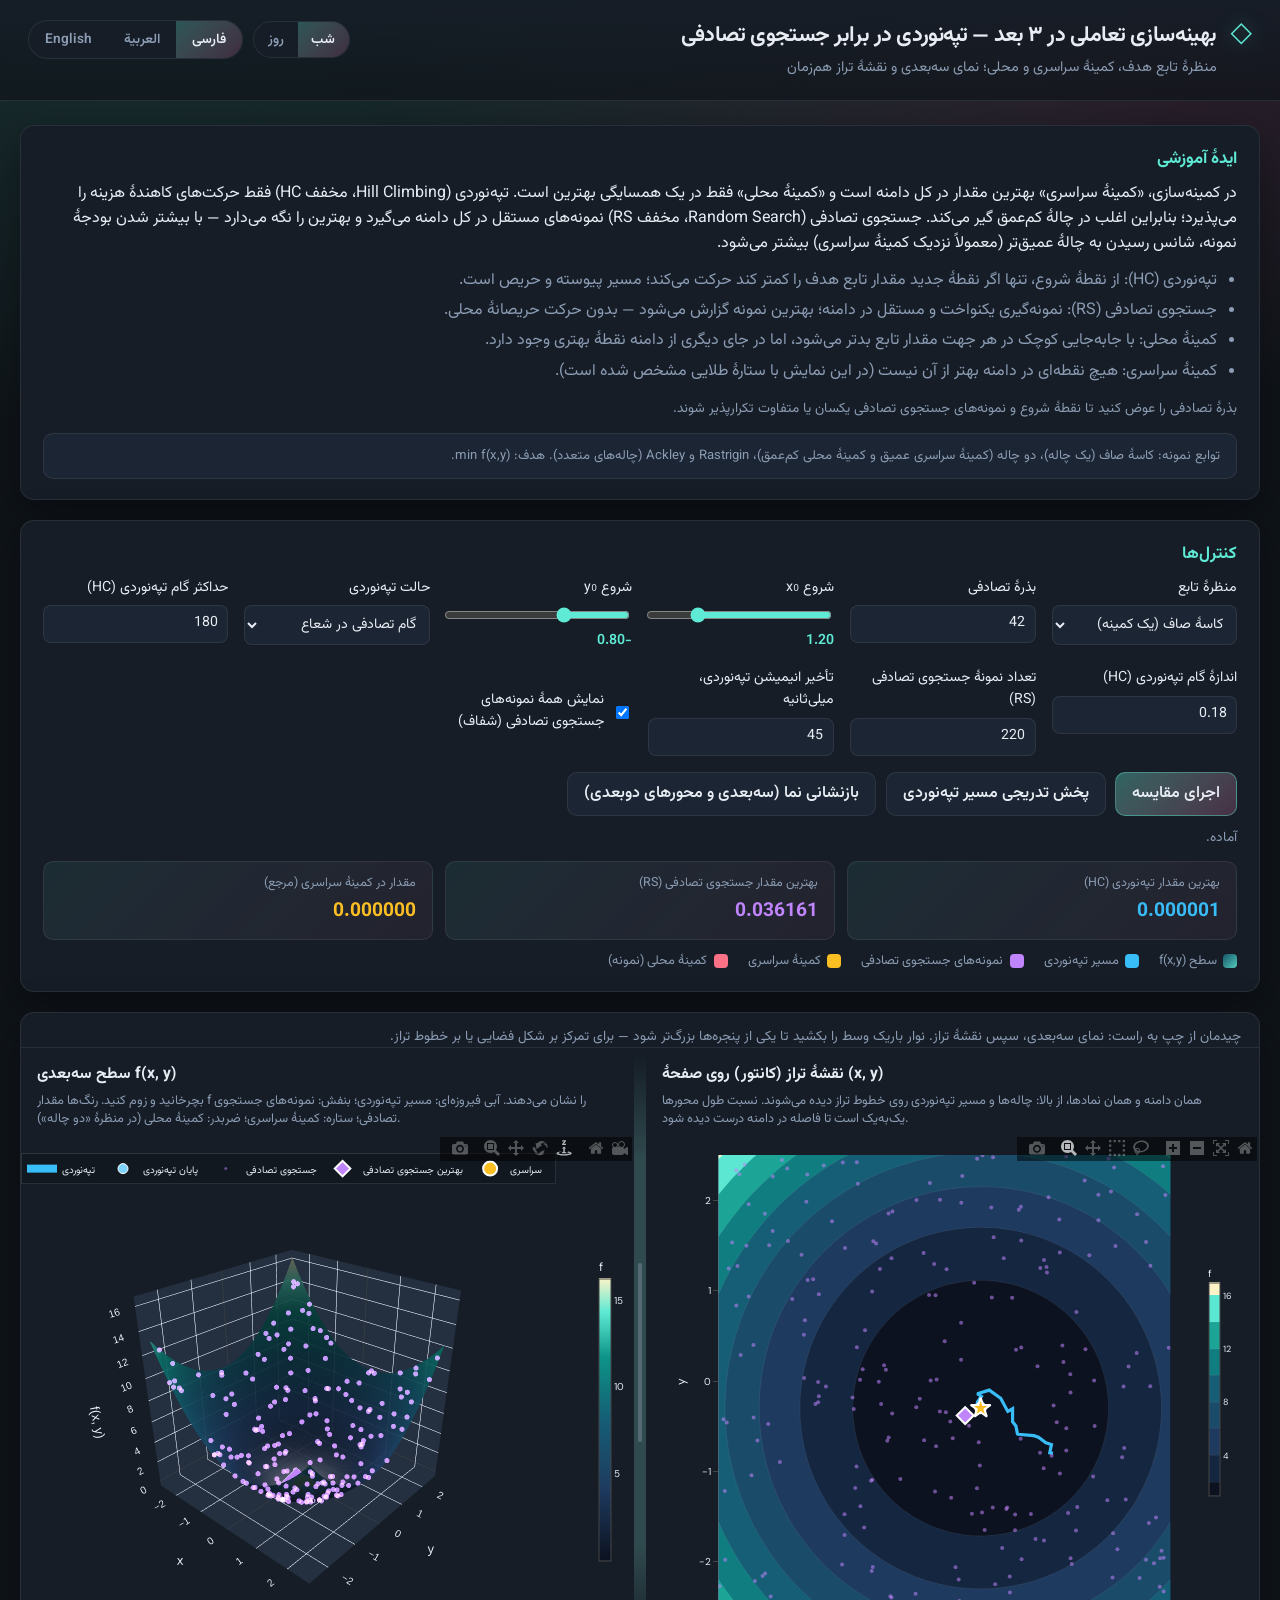
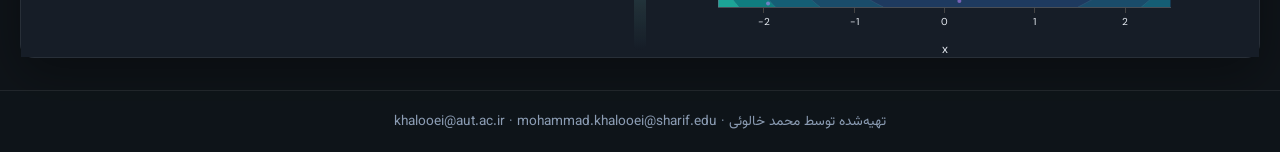
<file: docs/index.html>
<!DOCTYPE html>
<html lang="fa" dir="rtl" data-theme="dark">
<head>
  <meta charset="UTF-8" />
  <meta name="viewport" content="width=device-width, initial-scale=1" />
  <title>Visualize Optimization</title>
  <link rel="preconnect" href="https://fonts.googleapis.com" />
  <link rel="preconnect" href="https://fonts.gstatic.com" crossorigin />
  <link href="https://fonts.googleapis.com/css2?family=DM+Sans:ital,opsz,wght@0,9..40,400;0,9..40,600;0,9..40,700&family=Noto+Sans+Arabic:wght@400;600;700&family=Vazirmatn:wght@400;600;700&display=swap" rel="stylesheet" />
  <script src="https://cdn.plot.ly/plotly-2.35.2.min.js"></script>
  <link rel="stylesheet" href="static/style.css" />
</head>
<body>
  <div class="app-shell">
    <header class="top-bar">
      <div class="brand">
        <span class="brand-mark">◇</span>
        <div class="brand-text">
          <h1 data-i18n="title">بهینه‌سازی تعاملی در ۳ بعد — تپه‌نوردی در برابر جستجوی تصادفی</h1>
          <p class="subtitle" data-i18n="subtitle">منظرهٔ تابع هدف، کمینهٔ سراسری و محلی؛ نمای سه‌بعدی و نقشهٔ تراز هم‌زمان</p>
        </div>
      </div>
      <div class="top-actions">
        <div class="theme-switch" role="group" aria-label="Theme">
          <button type="button" id="theme-dark" class="theme-btn active" data-theme-pick="dark" aria-pressed="true" data-i18n="theme_dark">شب</button>
          <button type="button" id="theme-light" class="theme-btn" data-theme-pick="light" aria-pressed="false" data-i18n="theme_light">روز</button>
        </div>
        <div class="lang-switch" role="group" aria-label="Language">
          <button type="button" id="lang-fa" class="lang-btn active" aria-pressed="true">فارسی</button>
          <button type="button" id="lang-ar" class="lang-btn" aria-pressed="false">العربية</button>
          <button type="button" id="lang-en" class="lang-btn" aria-pressed="false">English</button>
        </div>
      </div>
    </header>

    <main class="layout">
      <section class="panel intro-panel">
        <h2 data-i18n="intro_title">ایدهٔ آموزشی</h2>
        <p class="lead" data-i18n="intro_p1"></p>
        <ul class="bullets">
          <li data-i18n="bullet_hc"></li>
          <li data-i18n="bullet_rs"></li>
          <li data-i18n="bullet_local"></li>
          <li data-i18n="bullet_global"></li>
        </ul>
        <p class="small muted" data-i18n="repro_note"></p>
        <div class="formula-note" data-i18n="formula_note"></div>
      </section>

      <section class="panel controls-panel">
        <h2 data-i18n="controls_title">کنترل‌ها</h2>
        <div class="control-grid">
          <label class="field">
            <span data-i18n="label_landscape">منظرهٔ تابع</span>
            <select id="select-landscape" class="select-input">
              <option value="smooth_bowl" data-i18n-opt="landscape_bowl"></option>
              <option value="double_well" data-i18n-opt="landscape_double"></option>
              <option value="rastrigin" data-i18n-opt="landscape_rastrigin"></option>
              <option value="ackley" data-i18n-opt="landscape_ackley"></option>
            </select>
          </label>
          <label class="field">
            <span data-i18n="label_seed">بذرهٔ تصادفی</span>
            <input type="number" id="input-seed" value="42" min="0" max="999999" step="1" />
          </label>
          <label class="field">
            <span data-i18n="label_start_x">شروع x₀</span>
            <input type="range" id="slider-x0" min="-2.5" max="2.5" step="0.05" value="1.2" />
            <output id="out-x0">1.20</output>
          </label>
          <label class="field">
            <span data-i18n="label_start_y">شروع y₀</span>
            <input type="range" id="slider-y0" min="-2.5" max="2.5" step="0.05" value="-0.8" />
            <output id="out-y0">-0.80</output>
          </label>
          <label class="field">
            <span data-i18n="label_hc_mode">حالت تپه‌نوردی</span>
            <select id="select-hc-mode" class="select-input">
              <option value="random" data-i18n-opt="hc_mode_random"></option>
              <option value="neighbors" data-i18n-opt="hc_mode_neighbors"></option>
            </select>
          </label>
          <label class="field">
            <span data-i18n="label_hc_steps">حداکثر گام تپه‌نوردی (HC)</span>
            <input type="number" id="input-hc-steps" value="180" min="20" max="800" step="10" />
          </label>
          <label class="field">
            <span data-i18n="label_hc_step">اندازهٔ گام تپه‌نوردی (HC)</span>
            <input type="number" id="input-hc-step" value="0.18" min="0.02" max="0.6" step="0.01" />
          </label>
          <label class="field">
            <span data-i18n="label_rs_samples">تعداد نمونهٔ جستجوی تصادفی (RS)</span>
            <input type="number" id="input-rs-n" value="220" min="30" max="1200" step="10" />
          </label>
          <label class="field">
            <span data-i18n="label_anim_delay">تأخیر انیمیشن تپه‌نوردی، میلی‌ثانیه</span>
            <input type="number" id="input-anim-delay" value="45" min="0" max="400" step="5" />
          </label>
          <label class="field checkbox-field">
            <input type="checkbox" id="chk-show-all-rs" checked />
            <span data-i18n="label_show_all_rs">نمایش همهٔ نمونه‌های جستجوی تصادفی (شفاف)</span>
          </label>
        </div>

        <div class="btn-row">
          <button type="button" id="btn-run" class="btn primary" data-i18n="btn_run">اجرای مقایسه</button>
          <button type="button" id="btn-animate-hc" class="btn" data-i18n="btn_animate_hc">پخش تدریجی مسیر تپه‌نوردی</button>
          <button type="button" id="btn-stop" class="btn danger" data-i18n="btn_stop" style="display: none">توقف</button>
          <button type="button" id="btn-reset-view" class="btn" data-i18n="btn_reset_view">بازنشانی نما</button>
        </div>
        <p id="status-line" class="status-line muted small" aria-live="polite"></p>

        <div class="metrics-row">
          <div class="metric-tile hc">
            <span class="label" data-i18n="metric_hc_final">بهترین مقدار تپه‌نوردی (HC)</span>
            <span class="value" id="metric-hc">—</span>
          </div>
          <div class="metric-tile rs">
            <span class="label" data-i18n="metric_rs_best">بهترین مقدار جستجوی تصادفی (RS)</span>
            <span class="value" id="metric-rs">—</span>
          </div>
          <div class="metric-tile glob">
            <span class="label" data-i18n="metric_global_ref">مقدار در کمینهٔ سراسری (مرجع)</span>
            <span class="value" id="metric-global">—</span>
          </div>
        </div>

        <div class="legend-strip" id="legend-strip" aria-hidden="false">
          <span class="legend-item"><span class="legend-swatch surface"></span><span data-i18n="legend_surface">سطح f(x,y)</span></span>
          <span class="legend-item"><span class="legend-swatch hc"></span><span data-i18n="legend_hc">مسیر تپه‌نوردی</span></span>
          <span class="legend-item"><span class="legend-swatch rs"></span><span data-i18n="legend_rs">نمونه‌های جستجوی تصادفی</span></span>
          <span class="legend-item"><span class="legend-swatch global"></span><span data-i18n="legend_global">کمینهٔ سراسری</span></span>
          <span class="legend-item"><span class="legend-swatch local"></span><span data-i18n="legend_local">کمینهٔ محلی (نمونه)</span></span>
        </div>
      </section>

      <section class="chart-card chart-card-wide">
        <p class="chart-pair-lead muted small" data-i18n="chart_pair_lead"></p>
        <span id="split-gutter-help" class="visually-hidden" data-i18n="gutter_help"></span>
        <div class="charts-split" id="charts-split" aria-label="Split charts">
          <div class="chart-pane chart-pane-3d">
            <header>
              <h2 data-i18n="chart_title_3d">منظرهٔ سه‌بعدی</h2>
              <p class="chart-hint" data-i18n="chart_hint_3d"></p>
            </header>
            <div id="plot-3d" class="plot-pane-inner plot-3d"></div>
          </div>
          <div
            class="split-gutter"
            id="split-gutter"
            role="separator"
            aria-orientation="vertical"
            aria-describedby="split-gutter-help"
            tabindex="0"
          ></div>
          <div class="chart-pane chart-pane-2d">
            <header>
              <h2 data-i18n="chart_title_2d">منظرهٔ دوبعدی (از بالا)</h2>
              <p class="chart-hint" data-i18n="chart_hint_2d"></p>
            </header>
            <div id="plot-2d" class="plot-pane-inner plot-2d"></div>
          </div>
        </div>
      </section>
    </main>

    <footer class="site-footer">
      <span data-i18n="footer">تهیه‌شده توسط محمد خالوئی · khalooei@aut.ac.ir · mohammad.khalooei@sharif.edu</span>
    </footer>
  </div>

  <script src="static/app.js"></script>
</body>
</html>
</file>
<file: docs/static/style.css>
:root,
html[data-theme="dark"] {
  --bg: #0f1419;
  --surface: #161d27;
  --surface-2: #1c2533;
  --border: rgba(255, 255, 255, 0.08);
  --text: #e8edf4;
  --muted: #8b9cb3;
  --accent: #5eead4;
  --accent-2: #f472b6;
  --warn: #fbbf24;
  --danger: #f87171;
  --hc-color: #38bdf8;
  --rs-color: #c084fc;
  --global-color: #fbbf24;
  --local-color: #fb7185;
  --plot-bg: rgba(22, 29, 39, 0.6);
  --footer-bg: rgba(15, 20, 25, 0.85);
  --shadow: rgba(0, 0, 0, 0.35);
  --radius: 14px;
  --font-fa: "Vazirmatn", "Noto Sans Arabic", system-ui, sans-serif;
  --font-ar: "Noto Sans Arabic", "Vazirmatn", system-ui, sans-serif;
  --font-en: "DM Sans", system-ui, sans-serif;
}

html[data-theme="light"] {
  --bg: #f1f5f9;
  --surface: #ffffff;
  --surface-2: #e2e8f0;
  --border: rgba(15, 23, 42, 0.1);
  --text: #0f172a;
  --muted: #64748b;
  --accent: #0d9488;
  --accent-2: #db2777;
  --warn: #b45309;
  --danger: #dc2626;
  --hc-color: #0284c7;
  --rs-color: #7c3aed;
  --global-color: #b45309;
  --local-color: #e11d48;
  --plot-bg: rgba(248, 250, 252, 0.95);
  --footer-bg: rgba(255, 255, 255, 0.92);
  --shadow: rgba(15, 23, 42, 0.08);
}

*,
*::before,
*::after {
  box-sizing: border-box;
}

html[lang="fa"] body {
  font-family: var(--font-fa);
}

html[lang="ar"] body {
  font-family: var(--font-ar);
}

html[lang="en"] body {
  font-family: var(--font-en);
}

body {
  margin: 0;
  min-height: 100vh;
  background: radial-gradient(1200px 600px at 10% -10%, color-mix(in srgb, var(--accent) 18%, transparent), transparent),
    radial-gradient(800px 400px at 90% 0%, color-mix(in srgb, var(--accent-2) 14%, transparent), transparent),
    var(--bg);
  color: var(--text);
  line-height: 1.55;
  transition: background-color 0.25s ease, color 0.2s ease;
}

html[data-theme="light"] body {
  background: radial-gradient(900px 500px at 8% 0%, color-mix(in srgb, var(--accent) 12%, transparent), transparent), var(--bg);
}

.app-shell {
  min-height: 100vh;
  display: flex;
  flex-direction: column;
}

.top-bar {
  display: flex;
  flex-wrap: wrap;
  align-items: flex-start;
  justify-content: space-between;
  gap: 1rem;
  padding: 1.25rem 1.75rem;
  border-bottom: 1px solid var(--border);
  background: linear-gradient(180deg, color-mix(in srgb, var(--surface) 95%, transparent), color-mix(in srgb, var(--bg) 70%, transparent));
  backdrop-filter: blur(12px);
  position: sticky;
  top: 0;
  z-index: 30;
}

.top-actions {
  display: flex;
  flex-wrap: wrap;
  align-items: center;
  gap: 0.65rem;
}

.theme-switch,
.lang-switch {
  display: inline-flex;
  border: 1px solid var(--border);
  border-radius: 999px;
  overflow: hidden;
  background: var(--surface);
}

.theme-btn,
.lang-btn {
  border: none;
  background: transparent;
  color: var(--muted);
  padding: 0.45rem 0.85rem;
  font: inherit;
  font-weight: 600;
  font-size: 0.85rem;
  cursor: pointer;
  transition: color 0.2s, background 0.2s;
}

.lang-btn {
  padding: 0.5rem 1rem;
}

.theme-btn:hover,
.lang-btn:hover {
  color: var(--text);
}

.theme-btn.active,
.lang-btn.active {
  background: linear-gradient(135deg, color-mix(in srgb, var(--accent) 28%, transparent), color-mix(in srgb, var(--accent-2) 18%, transparent));
  color: var(--text);
}

.brand {
  display: flex;
  gap: 0.85rem;
  align-items: flex-start;
}

.brand-mark {
  font-size: 1.75rem;
  color: var(--accent);
  line-height: 1;
  filter: drop-shadow(0 0 10px color-mix(in srgb, var(--accent) 45%, transparent));
}

.brand-text h1 {
  margin: 0 0 0.25rem;
  font-size: clamp(1.05rem, 2.5vw, 1.35rem);
  font-weight: 700;
  letter-spacing: -0.02em;
}

.subtitle {
  margin: 0;
  color: var(--muted);
  font-size: 0.9rem;
}

.layout {
  max-width: 1400px;
  margin: 0 auto;
  padding: 1.5rem 1.25rem 2rem;
  display: flex;
  flex-direction: column;
  gap: 1.25rem;
}

.panel {
  background: var(--surface);
  border: 1px solid var(--border);
  border-radius: var(--radius);
  padding: 1.25rem 1.35rem;
  box-shadow: 0 12px 40px var(--shadow);
}

.panel h2 {
  margin: 0 0 0.65rem;
  font-size: 1.05rem;
  color: var(--accent);
}

.lead {
  margin: 0 0 0.75rem;
  color: var(--text);
}

.bullets {
  margin: 0 0 0.75rem;
  padding-inline-start: 1.25rem;
  color: var(--muted);
}

.bullets li {
  margin-bottom: 0.35rem;
}

.small {
  font-size: 0.85rem;
}

.muted {
  color: var(--muted);
}

.control-grid {
  display: grid;
  grid-template-columns: repeat(auto-fit, minmax(180px, 1fr));
  gap: 1rem;
  margin-bottom: 1rem;
}

.field {
  display: flex;
  flex-direction: column;
  gap: 0.35rem;
  font-size: 0.88rem;
}

.field input[type="range"] {
  width: 100%;
  accent-color: var(--accent);
}

.field input:disabled,
.select-input:disabled {
  opacity: 0.55;
  cursor: not-allowed;
}

.field input[type="number"],
.select-input {
  background: var(--surface-2);
  border: 1px solid var(--border);
  border-radius: 8px;
  color: var(--text);
  padding: 0.45rem 0.6rem;
  font: inherit;
}

.select-input {
  cursor: pointer;
}

output {
  font-variant-numeric: tabular-nums;
  font-weight: 600;
  color: var(--accent);
}

.metrics-row {
  display: grid;
  grid-template-columns: repeat(auto-fit, minmax(160px, 1fr));
  gap: 0.75rem;
  margin-top: 0.75rem;
}

.metric-tile {
  padding: 0.75rem 1rem;
  border-radius: 10px;
  background: linear-gradient(135deg, color-mix(in srgb, var(--accent) 8%, transparent), color-mix(in srgb, var(--accent-2) 6%, transparent));
  border: 1px solid var(--border);
}

.metric-tile .label {
  display: block;
  font-size: 0.78rem;
  color: var(--muted);
  margin-bottom: 0.2rem;
}

.metric-tile .value {
  font-size: 1.2rem;
  font-weight: 700;
  font-variant-numeric: tabular-nums;
}

.metric-tile.hc .value {
  color: var(--hc-color);
}

.metric-tile.rs .value {
  color: var(--rs-color);
}

.metric-tile.glob .value {
  color: var(--global-color);
}

.legend-strip {
  display: flex;
  flex-wrap: wrap;
  gap: 0.75rem 1.25rem;
  margin-top: 0.75rem;
  font-size: 0.8rem;
  color: var(--muted);
}

.legend-item {
  display: inline-flex;
  align-items: center;
  gap: 0.4rem;
}

.legend-swatch {
  width: 14px;
  height: 14px;
  border-radius: 4px;
  flex-shrink: 0;
}

.legend-swatch.surface {
  background: linear-gradient(135deg, #155e75, #5eead4);
  opacity: 0.85;
}

.legend-swatch.hc {
  background: var(--hc-color);
}

.legend-swatch.rs {
  background: var(--rs-color);
}

.legend-swatch.global {
  background: var(--global-color);
}

.legend-swatch.local {
  background: var(--local-color);
}

.checkbox-field {
  flex-direction: row;
  align-items: center;
  gap: 0.5rem;
}

.btn-row {
  display: flex;
  flex-wrap: wrap;
  gap: 0.6rem;
  margin-top: 0.75rem;
  align-items: center;
}

.btn {
  border: 1px solid var(--border);
  background: var(--surface-2);
  color: var(--text);
  padding: 0.55rem 1rem;
  border-radius: 10px;
  font: inherit;
  font-weight: 600;
  cursor: pointer;
  transition: transform 0.15s, border-color 0.2s, box-shadow 0.2s;
}

.btn:hover {
  border-color: color-mix(in srgb, var(--accent) 35%, transparent);
  box-shadow: 0 0 0 1px color-mix(in srgb, var(--accent) 15%, transparent);
}

.btn:active {
  transform: scale(0.98);
}

.btn.primary {
  background: linear-gradient(135deg, color-mix(in srgb, var(--accent) 35%, transparent), color-mix(in srgb, var(--accent-2) 22%, transparent));
  border-color: color-mix(in srgb, var(--accent) 40%, transparent);
}

.btn.danger {
  background: color-mix(in srgb, var(--danger) 22%, transparent);
  border-color: color-mix(in srgb, var(--danger) 45%, transparent);
  color: var(--text);
}

.btn:disabled {
  opacity: 0.45;
  cursor: not-allowed;
  transform: none;
}

.status-line {
  margin-top: 0.65rem;
  min-height: 1.2em;
}

.chart-card {
  background: var(--surface);
  border: 1px solid var(--border);
  border-radius: var(--radius);
  overflow: hidden;
  box-shadow: 0 16px 48px var(--shadow);
}

.chart-card-wide {
  overflow: visible;
}

.chart-pair-lead {
  margin: 0;
  padding: 0.85rem 1.1rem 0;
  line-height: 1.5;
  border-bottom: 1px solid var(--border);
}

.charts-split {
  display: grid;
  grid-template-columns: var(--split-3d, 1fr) 12px var(--split-2d, 1fr);
  gap: 0;
  align-items: stretch;
  min-height: 420px;
  direction: ltr;
}

.chart-pane {
  display: flex;
  flex-direction: column;
  min-width: 0;
  min-height: 0;
  background: var(--surface);
}

.chart-pane header {
  padding: 0.85rem 1rem 0.35rem;
  flex-shrink: 0;
}

.chart-pane h2 {
  margin: 0;
  font-size: 0.98rem;
  font-weight: 700;
  color: var(--text);
}

.chart-hint {
  margin: 0.35rem 0 0;
  font-size: 0.8rem;
  color: var(--muted);
  line-height: 1.45;
}

.plot-pane-inner {
  flex: 1;
  width: 100%;
  min-height: min(58vh, 600px);
  height: min(58vh, 600px);
}

.split-gutter {
  cursor: col-resize;
  touch-action: none;
  user-select: none;
  background: linear-gradient(
    180deg,
    transparent 0%,
    color-mix(in srgb, var(--border) 85%, var(--accent)) 18%,
    color-mix(in srgb, var(--border) 85%, var(--accent)) 82%,
    transparent 100%
  );
  position: relative;
  z-index: 2;
  border-radius: 6px;
  margin: 0.35rem 0;
  align-self: stretch;
}

.split-gutter:focus-visible {
  outline: 2px solid var(--accent);
  outline-offset: 2px;
}

.split-gutter::after {
  content: "";
  position: absolute;
  top: 35%;
  bottom: 35%;
  left: 50%;
  width: 4px;
  transform: translateX(-50%);
  border-radius: 3px;
  background: var(--muted);
  opacity: 0.4;
}

.split-gutter:hover::after,
.split-gutter:active::after {
  opacity: 0.85;
}

@media (max-width: 960px) {
  .charts-split {
    grid-template-columns: 1fr;
    grid-template-rows: auto auto;
    gap: 0;
  }

  .split-gutter {
    display: none;
  }

  .chart-pane-2d {
    border-top: 1px solid var(--border);
  }

  .plot-pane-inner {
    min-height: min(52vh, 520px);
    height: min(52vh, 520px);
  }
}

.visually-hidden {
  position: absolute;
  width: 1px;
  height: 1px;
  padding: 0;
  margin: -1px;
  overflow: hidden;
  clip: rect(0, 0, 0, 0);
  white-space: nowrap;
  border: 0;
}

.site-footer {
  text-align: center;
  padding: 1.25rem;
  color: var(--muted);
  font-size: 0.85rem;
  border-top: 1px solid var(--border);
  background: var(--footer-bg);
}

.formula-note {
  margin-top: 0.75rem;
  padding: 0.75rem 1rem;
  border-radius: 10px;
  background: var(--surface-2);
  border: 1px solid var(--border);
  font-size: 0.82rem;
  color: var(--muted);
}

.formula-note code {
  font-family: ui-monospace, monospace;
  font-size: 0.8em;
  color: var(--text);
}
</file>
